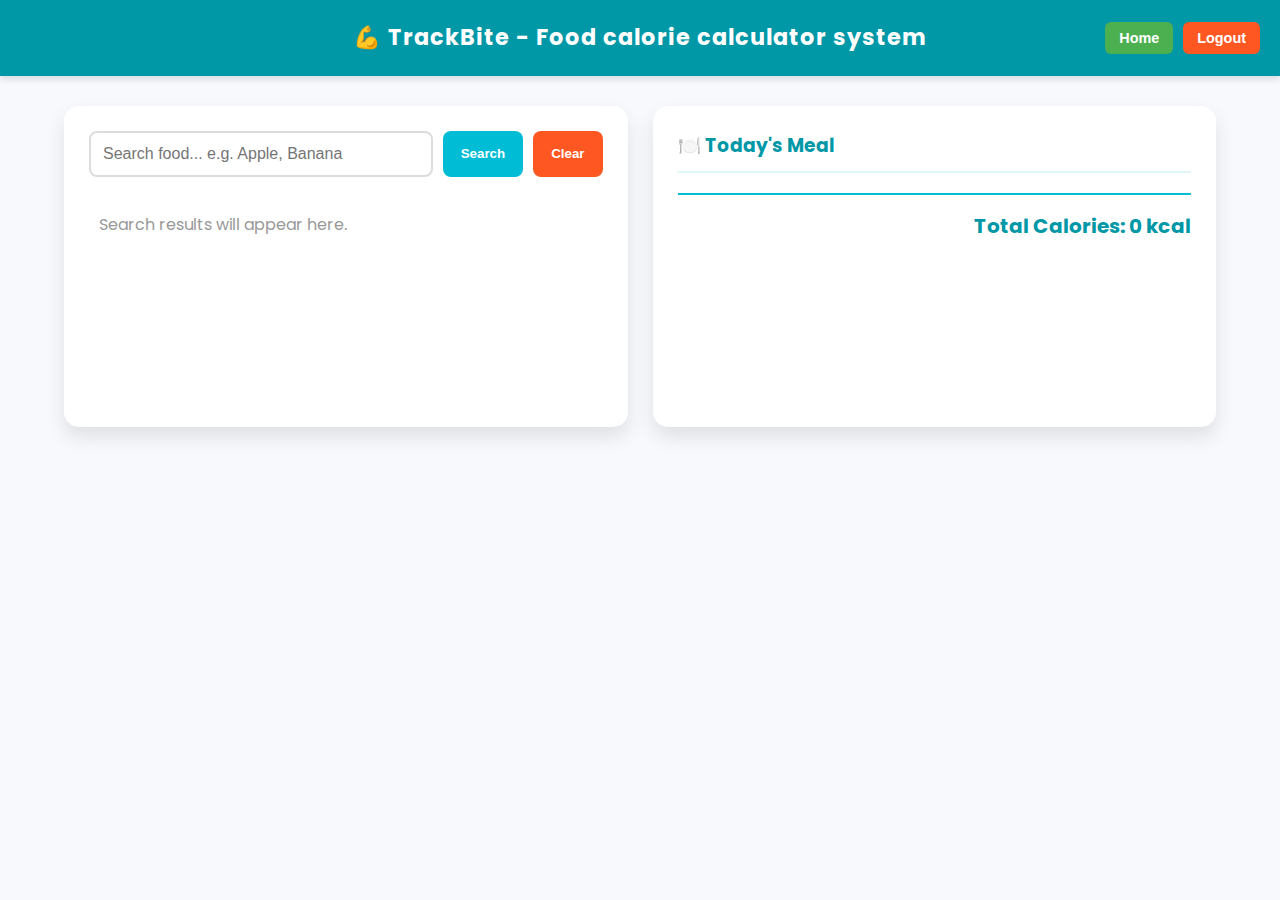
<file: src/main/webapp/after_login.html>
<!DOCTYPE html>
<html lang="en">
<head>
<meta charset="UTF-8" />
<meta name="viewport" content="width=device-width, initial-scale=1.0" />
<title>TrackBite - Food Calorie Calculator System</title>
<link rel="icon" type="image/png" href="output-onlinepngtools (4).png" />
<link href="https://fonts.googleapis.com/css2?family=Poppins:wght@300;400;600;700&display=swap" rel="stylesheet">
<style>
  /* Root Colors */
  :root {
    --primary-color: #00bcd4;
    --primary-dark: #0097a7;
    --background-light: #e0f7fa;
    --background-body: #f7f9fc;
    --text-dark: #333;
    --shadow-light: 0 2px 4px rgba(0,0,0,0.05);
    --shadow-deep: 0 10px 20px rgba(0,0,0,0.1);
  }

  * {
    margin: 0;
    padding: 0;
    box-sizing: border-box;
  }

  body {
    font-family: 'Poppins', sans-serif;
    background: var(--background-body);
    color: var(--text-dark);
    line-height: 1.6;
    min-height: 100vh;
  }

  /* Header */
  header {
    background: var(--primary-dark);
    color: white;
    padding: 20px;
    text-align: center;
    box-shadow: 0 4px 6px rgba(0,0,0,0.1);
    position: relative;
  }
  header h1 {
    font-weight: 700;
    letter-spacing: 1px;
    font-size: 1.4rem;
  }

  /* Header Buttons */
  .header-buttons {
    position: absolute;
    right: 20px;
    top: 50%;
    transform: translateY(-50%);
    display: flex;
    gap: 10px;
  }
  .header-buttons button {
    padding: 8px 14px;
    border: none;
    border-radius: 6px;
    color: white;
    font-weight: 600;
    cursor: pointer;
    font-size: 0.9rem;
    transition: background 0.3s;
  }
  #homeBtn { background: #4caf50; }
  #homeBtn:hover { background: #388e3c; }
  #logoutBtn { background: #ff5722; }
  #logoutBtn:hover { background: #e64a19; }

  /* Layout */
  .container {
    display: flex;
    flex-wrap: wrap;
    gap: 25px;
    width: 90%;
    max-width: 1200px;
    margin: 30px auto;
  }

  .left, .right {
    background: #fff;
    padding: 25px;
    border-radius: 15px;
    flex: 1 1 45%;
    min-width: 300px;
    box-shadow: var(--shadow-deep);
    transition: transform 0.3s ease;
  }

  .left:hover, .right:hover { transform: translateY(-2px); }

  /* Search Bar */
  .search-bar {
    display: flex;
    gap: 10px;
    margin-bottom: 25px;
  }
  .search-bar input {
    flex: 1;
    padding: 12px;
    border-radius: 8px;
    border: 2px solid #ddd;
    font-size: 16px;
    transition: border-color 0.3s, box-shadow 0.3s;
    font-weight: 300;
  }
  .search-bar input:focus {
    border-color: var(--primary-color);
    box-shadow: 0 0 5px rgba(0, 188, 212, 0.5);
    outline: none;
  }
  .search-bar button {
    padding: 12px 18px;
    border-radius: 8px;
    border: none;
    cursor: pointer;
    font-weight: 600;
    transition: background-color 0.3s, transform 0.1s;
  }
  .search-bar button:active { transform: translateY(1px); }
  .search-bar button[type="submit"] {
    background: var(--primary-color);
    color: white;
  }
  .search-bar button[type="submit"]:hover { background: var(--primary-dark); }
  .search-bar button[type="reset"] {
    background: #ff5722;
    color: white;
  }
  .search-bar button[type="reset"]:hover { background: #e64a19; }

  /* Results */
  .results {
    display: flex;
    flex-wrap: wrap;
    gap: 20px;
    min-height: 200px;
  }
  .no-result { color: #999; padding: 10px; text-align: center; }

  .food-card {
    background: var(--background-light);
    padding: 20px;
    border-radius: 10px;
    width: calc(33.33% - 14px);
    min-width: 180px;
    position: relative;
    box-shadow: var(--shadow-light);
    transition: box-shadow 0.3s, transform 0.3s;
  }
  .food-card:hover {
    box-shadow: 0 6px 12px rgba(0, 188, 212, 0.2);
    transform: translateY(-3px);
  }
  .food-card h3 {
    margin: 0 0 10px 0;
    color: var(--primary-dark);
    font-weight: 600;
    font-size: 1.1em;
  }
  .food-card p { font-size: 0.9em; color: #555; margin: 3px 0; }
  .food-card button {
    margin-top: 15px;
    width: 100%;
    padding: 8px;
    border: none;
    border-radius: 6px;
    background: var(--primary-color);
    color: white;
    cursor: pointer;
    font-weight: 600;
    transition: background 0.3s;
  }
  .food-card button:hover { background: var(--primary-dark); }

  /* Selected Foods */
  .right h3 {
    color: var(--primary-dark);
    border-bottom: 2px solid var(--background-light);
    padding-bottom: 10px;
    margin-bottom: 15px;
  }
  .selected-item {
    display: flex;
    justify-content: space-between;
    align-items: center;
    padding: 8px 0;
    border-bottom: 1px dashed #eee;
    font-size: 1em;
    flex-wrap: wrap;
  }
  .selected-item:last-child { border-bottom: none; }

  .qty-input {
    width: 60px;
    margin: 0 8px;
    padding: 3px;
    border: 1px solid #ccc;
    border-radius: 4px;
    text-align: center;
  }

  .remove-btn {
    background: #e57373;
    color: white;
    border: none;
    padding: 4px 8px;
    border-radius: 4px;
    font-size: 0.8em;
    cursor: pointer;
    font-weight: 600;
    transition: background 0.2s;
  }
  .remove-btn:hover { background: #d32f2f; }

  .total-cal {
    margin-top: 20px;
    padding-top: 15px;
    border-top: 2px solid var(--primary-color);
    font-weight: 700;
    font-size: 20px;
    color: var(--primary-dark);
    text-align: right;
  }

  /* ---------- RESPONSIVE DESIGN ---------- */
  @media (max-width: 900px) {
    .food-card {
      width: calc(50% - 10px);
    }
  }

  @media (max-width: 700px) {
    header {
      padding: 15px 10px;
    }
    header h1 {
      font-size: 1.2rem;
    }
    .header-buttons {
      position: static;
      transform: none;
      justify-content: center;
      margin-top: 10px;
    }
    .container {
      flex-direction: column;
      width: 95%;
    }
    .left, .right {
      flex: 1 1 100%;
      padding: 20px;
    }
    .food-card {
      width: 100%;
    }
    .search-bar {
      flex-direction: column;
    }
    .search-bar button {
      width: 100%;
    }
    .total-cal {
      text-align: left;
      font-size: 18px;
    }
  }

  @media (max-width: 450px) {
    .qty-input {
      width: 50px;
    }
    .header-buttons button {
      font-size: 0.8rem;
      padding: 6px 10px;
    }
  }
</style>
</head>
<body>

<header>
  <h1>💪 TrackBite - Food calorie calculator system</h1>
  <div class="header-buttons">
    <button id="homeBtn">Home</button>
    <button id="logoutBtn">Logout</button>
  </div>
</header>

<div class="container">
  <div class="left">
    <form id="searchForm" class="search-bar">
      <input type="text" name="query" id="query" placeholder="Search food... e.g. Apple, Banana" required>
      <button type="submit">Search</button>
      <button type="reset">Clear</button>
    </form>

    <div class="results" id="results">
      <p class="no-result">Search results will appear here.</p>
    </div>
  </div>

  <div class="right selected-foods">
    <h3>🍽️ Today's Meal</h3>
    <div id="selectedList"></div>
    <div class="total-cal">Total Calories: <span id="totalCal">0</span> kcal</div>
  </div>
</div>

<script>
  const searchForm = document.getElementById('searchForm');
  const resultsDiv = document.getElementById('results');
  const selectedList = document.getElementById('selectedList');
  const totalCalSpan = document.getElementById('totalCal');
  let totalCalories = 0;

  function recalcTotal() {
    let sum = 0;
    document.querySelectorAll('.selected-item').forEach(item => {
      const cal = parseInt(item.getAttribute('data-calories'));
      const qty = parseInt(item.querySelector('.qty-input').value) || 1;
      sum += cal * qty;
    });
    totalCalories = sum;
    totalCalSpan.textContent = totalCalories;
  }

  function handleRemove(event) {
    const item = event.currentTarget.closest('.selected-item');
    item.remove(); 
    recalcTotal();
  }

  function handleAddButtonClick() {
    const name = this.getAttribute('data-name');
    const cal = parseInt(this.getAttribute('data-calories'));
    
    const div = document.createElement('div');
    div.classList.add('selected-item');
    div.setAttribute('data-calories', cal); 
    
    const span = document.createElement('span');
    span.textContent = `${name} - ${cal} kcal each`;

    const qtyInput = document.createElement('input');
    qtyInput.type = 'number';
    qtyInput.min = 1;
    qtyInput.value = 1;
    qtyInput.classList.add('qty-input');
    qtyInput.addEventListener('input', recalcTotal);

    const removeBtn = document.createElement('button');
    removeBtn.classList.add('remove-btn');
    removeBtn.textContent = 'Remove';
    removeBtn.addEventListener('click', handleRemove);

    div.appendChild(span);
    div.appendChild(qtyInput);
    div.appendChild(removeBtn);
    
    selectedList.appendChild(div);
    recalcTotal();
  }

  searchForm.addEventListener('submit', function(e) {
    e.preventDefault();
    const query = document.getElementById('query').value;
    resultsDiv.innerHTML = "<p style='text-align:center;'>Loading results...</p>";

    fetch(`searching?query=${encodeURIComponent(query)}`)
      .then(response => {
        if (!response.ok) throw new Error('Network response was not ok');
        return response.text();
      })
      .then(data => {
        resultsDiv.innerHTML = data;
        document.querySelectorAll('.food-card button').forEach(btn => {
          btn.addEventListener('click', handleAddButtonClick);
        });
      })
      .catch(err => {
        resultsDiv.innerHTML = "<p class='no-result' style='color:#f44336;'>🚨 Error fetching results.</p>";
        console.error(err);
      });
  });

  searchForm.addEventListener('reset', function() {
    resultsDiv.innerHTML = "<p class='no-result'>Search results will appear here.</p>";
    selectedList.innerHTML = "";
    totalCalories = 0;
    totalCalSpan.textContent = totalCalories;
  });

  document.getElementById('homeBtn').addEventListener('click', function() {
    window.location.href = 'index.html';
  });
  document.getElementById('logoutBtn').addEventListener('click', function() {
    window.location.href = 'login_register.html';
  });
</script>

</body>
</html>
</file>
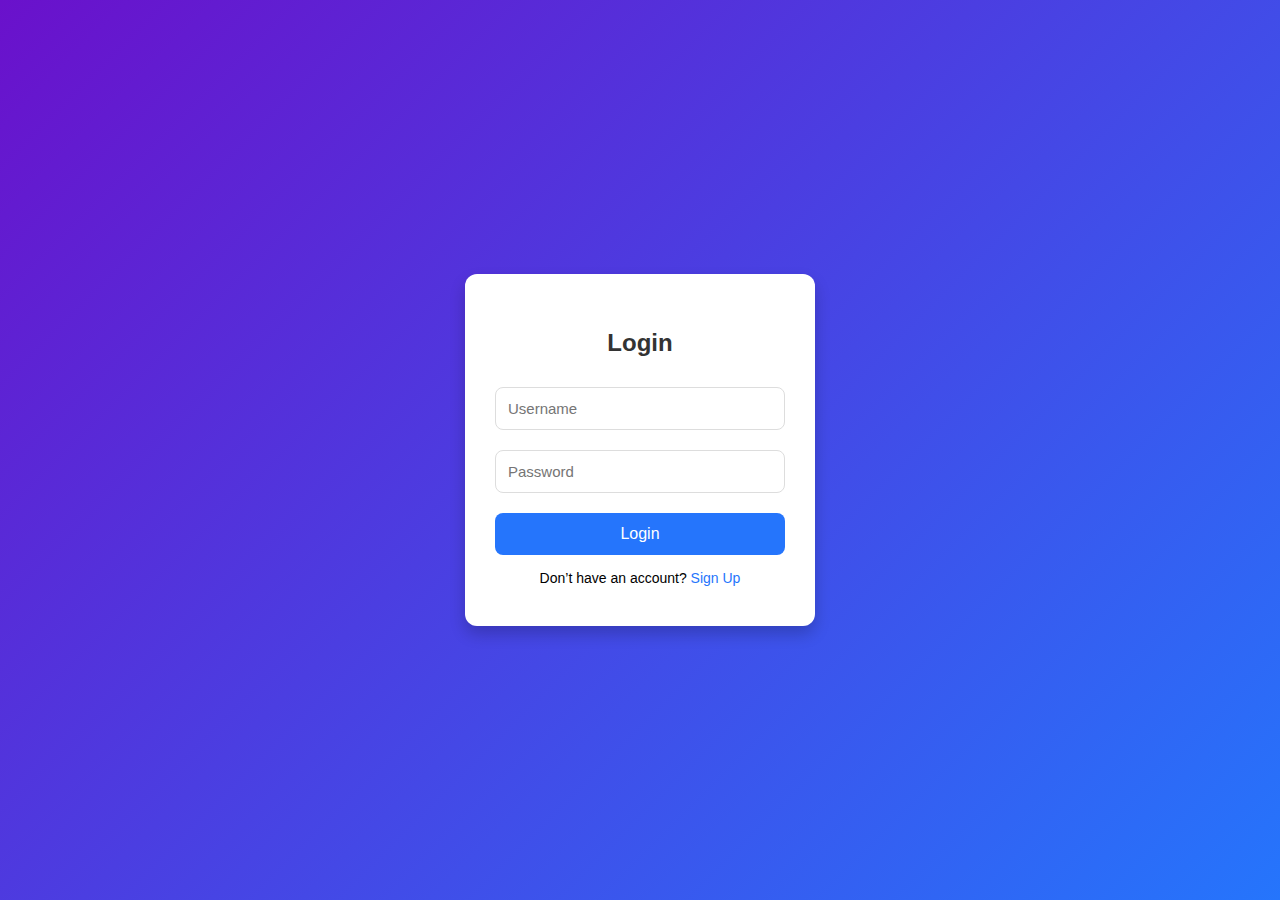
<file: src/main/webapp/login_register.html>
<!DOCTYPE html>
<html lang="en">
<head>
<meta charset="UTF-8">
<meta name="viewport" content="width=device-width, initial-scale=1.0">
<title>TrackBite - Login & Register</title>
<link rel="icon" type="image/png" href="output-onlinepngtools (4).png" />
<style>
* {
	margin: 0;
	padding: 0;
	box-sizing: border-box;
	font-family: Arial, sans-serif;
}

body {
	height: 100vh;
	display: flex;
	justify-content: center;
	align-items: center;
	background: linear-gradient(135deg, #6a11cb 0%, #2575fc 100%);
}

.container {
	background: #fff;
	padding: 40px 30px;
	border-radius: 12px;
	box-shadow: 0px 8px 16px rgba(0, 0, 0, 0.2);
	width: 350px;
	text-align: center;
}

h2 {
	margin-bottom: 20px;
	color: #333;
}

input {
	width: 100%;
	padding: 12px;
	margin: 10px 0;
	border: 1px solid #ddd;
	border-radius: 8px;
	outline: none;
	font-size: 15px;
	transition: border-color 0.3s;
}

input:focus {
	border-color: #2575fc;
}

button {
	width: 100%;
	padding: 12px;
	background: #2575fc;
	border: none;
	border-radius: 8px;
	color: white;
	font-size: 16px;
	cursor: pointer;
	margin-top: 10px;
	transition: background 0.3s;
}

button:hover {
	background: #1b5dd1;
}

p {
	margin-top: 15px;
	font-size: 14px;
}

a {
	color: #2575fc;
	text-decoration: none;
	cursor: pointer;
}

a:hover {
	text-decoration: underline;
}

.message {
	margin-bottom: 15px;
	font-size: 14px;
}
</style>
</head>
<body>
	<div class="container">

		<div id="message" class="message"></div>

		<!-- Login Form -->
		<div id="loginForm">
			<h2>Login</h2>
			<form action="login" method="post">
				<input type="text" name="username" placeholder="Username" required>
				<input type="password" name="password" placeholder="Password"
					required>
				<button type="submit">Login</button>
			</form>
			<p>Don’t have an account? <a href="register.html">Sign Up</a></p>

		</div>

		<!-- Registration Form -->
		<div id="registerForm" style="display: none;">
			<h2>Register</h2>
			<form action="register" method="post">
				<input type="text" name="username" placeholder="Username" required>
				<input type="password" name="password" placeholder="Password"
					required>
				<button type="submit">Register</button>
			</form>
			<p>
				Already have an account? <a onclick="showLogin()">Login</a>
			</p>
		</div>
	</div>

	<script>
    function showRegister(){
      document.getElementById('loginForm').style.display='none';
      document.getElementById('registerForm').style.display='block';
      document.getElementById('message').innerText = '';
    }
    function showLogin(){
      document.getElementById('registerForm').style.display='none';
      document.getElementById('loginForm').style.display='block';
      document.getElementById('message').innerText = '';
    }

    const params = new URLSearchParams(window.location.search);
    const msg = params.get('msg');
    if(msg){
      const messageDiv = document.getElementById('message');
      messageDiv.innerText = decodeURIComponent(msg);
      if(msg.toLowerCase().includes('failed') || msg.toLowerCase().includes('invalid') || msg.toLowerCase().includes('error')){
        messageDiv.style.color = 'red';
      } else {
        messageDiv.style.color = 'green';
      }
    }
  </script>
</body>
</html>
</file>
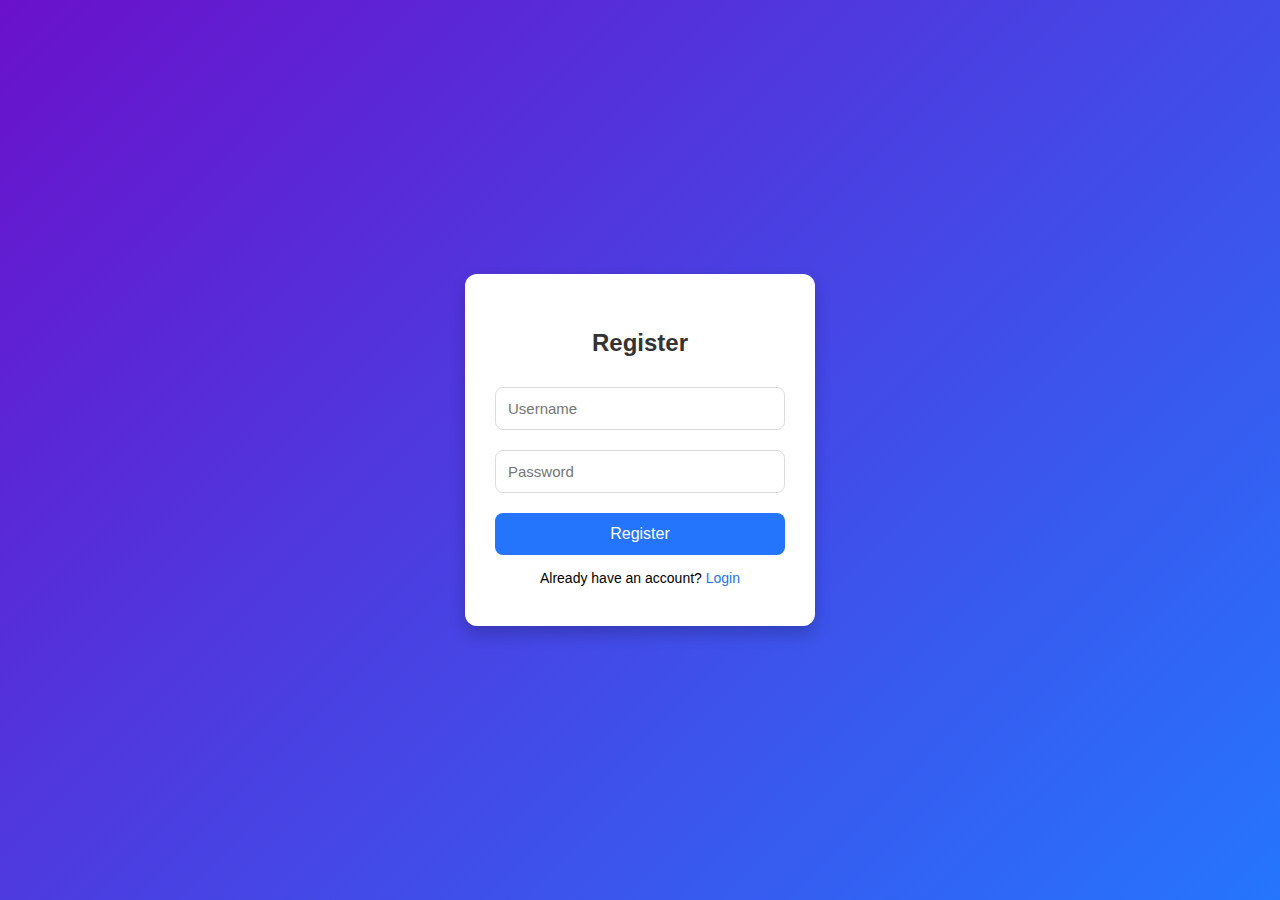
<file: src/main/webapp/register.html>
<!DOCTYPE html>
<html lang="en">
<head>
<meta charset="UTF-8">
<meta name="viewport" content="width=device-width, initial-scale=1.0">
<title>OK Health - Register</title>
<style>
* {
	margin: 0;
	padding: 0;
	box-sizing: border-box;
	font-family: Arial, sans-serif;
}

body {
	height: 100vh;
	display: flex;
	justify-content: center;
	align-items: center;
	background: linear-gradient(135deg, #6a11cb 0%, #2575fc 100%);
}

.container {
	background: #fff;
	padding: 40px 30px;
	border-radius: 12px;
	box-shadow: 0px 8px 16px rgba(0, 0, 0, 0.2);
	width: 350px;
	text-align: center;
}

h2 {
	margin-bottom: 20px;
	color: #333;
}

input {
	width: 100%;
	padding: 12px;
	margin: 10px 0;
	border: 1px solid #ddd;
	border-radius: 8px;
	outline: none;
	font-size: 15px;
	transition: border-color 0.3s;
}

input:focus {
	border-color: #2575fc;
}

button {
	width: 100%;
	padding: 12px;
	background: #2575fc;
	border: none;
	border-radius: 8px;
	color: white;
	font-size: 16px;
	cursor: pointer;
	margin-top: 10px;
	transition: background 0.3s;
}

button:hover {
	background: #1b5dd1;
}

p {
	margin-top: 15px;
	font-size: 14px;
}

a {
	color: #2575fc;
	text-decoration: none;
	cursor: pointer;
}

a:hover {
	text-decoration: underline;
}

.message {
	margin-bottom: 15px;
	font-size: 14px;
}
</style>
</head>
<body>
	<div class="container">
		<div id="message" class="message"></div>

		<h2>Register</h2>
		<form action="register" method="post">
			<input type="text" name="username" placeholder="Username" required>
			<input type="password" name="password" placeholder="Password" required>
			<button type="submit">Register</button>
		</form>
		<p>
			Already have an account? <a href="login_register.html">Login</a>
		</p>
	</div>

	<script>
	// Optional message display via query params
	const params = new URLSearchParams(window.location.search);
	const msg = params.get('msg');
	if (msg) {
		const messageDiv = document.getElementById('message');
		messageDiv.innerText = decodeURIComponent(msg);
		messageDiv.style.color = msg.toLowerCase().includes('error') || msg.toLowerCase().includes('failed')
			? 'red'
			: 'green';
	}
	</script>
</body>
</html>
</file>
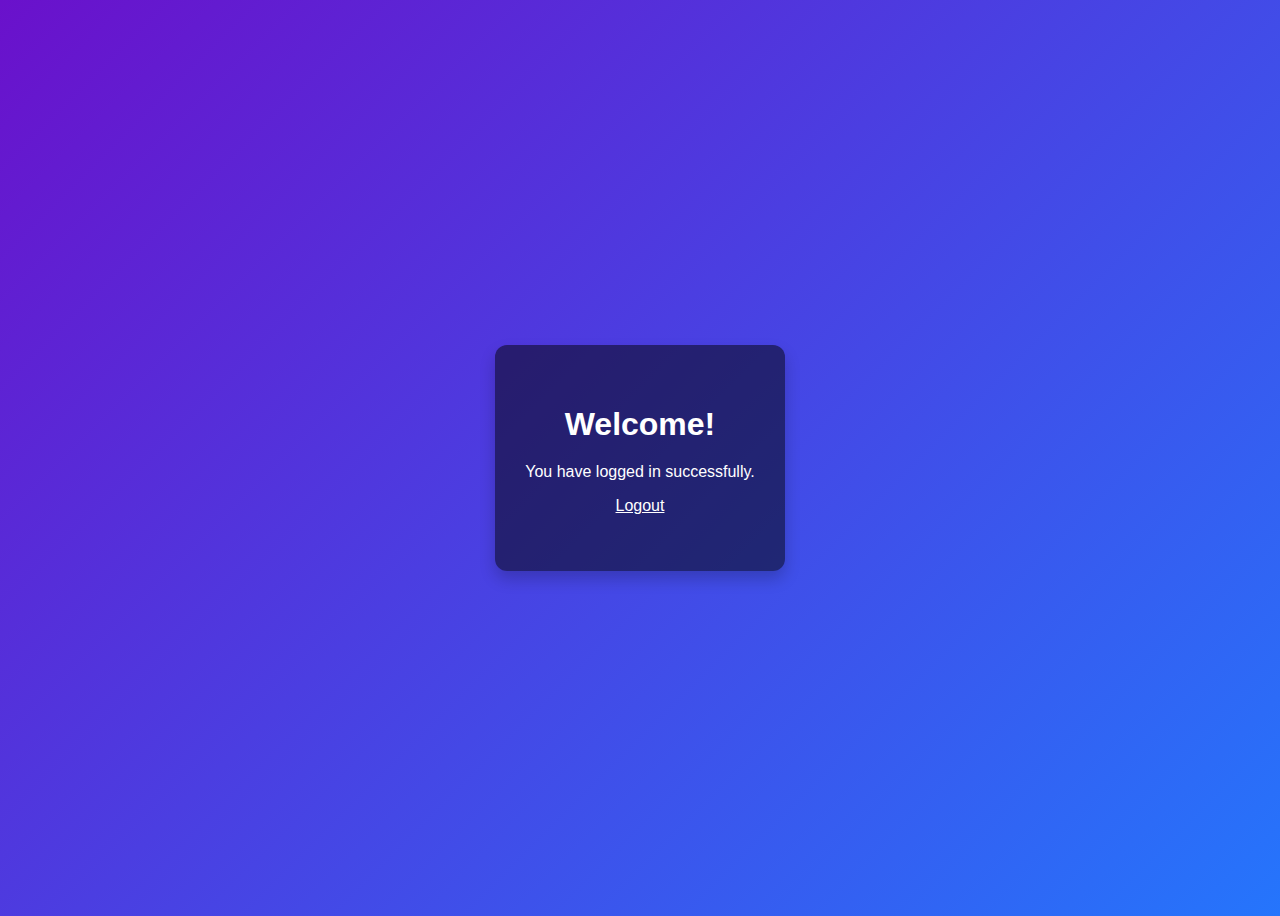
<file: src/main/webapp/welcome.html>
<!DOCTYPE html>
<html lang="en">
<head>
  <meta charset="UTF-8">
  <meta name="viewport" content="width=device-width, initial-scale=1.0">
  <title>Welcome Page</title>
  <style>
    body {
      font-family: Arial, sans-serif;
      display: flex;
      justify-content: center;
      align-items: center;
      height: 100vh;
      background: linear-gradient(135deg,#6a11cb 0%,#2575fc 100%);
      color: white;
      text-align: center;
    }
    .container {
      background: rgba(0,0,0,0.5);
      padding: 40px 30px;
      border-radius: 12px;
      box-shadow: 0px 8px 16px rgba(0,0,0,0.2);
    }
    h1 { margin-bottom: 20px; }
    a { color: #fff; text-decoration: underline; cursor: pointer; }
    a:hover { color: #ffd700; }
  </style>
</head>
<body>
  <div class="container">
    <h1>Welcome!</h1>
    <p id="userGreeting">You have logged in successfully.</p>
    <p><a href="login_register.html">Logout</a></p>
  </div>

  <script>
    // Get the username from query parameter
    const params = new URLSearchParams(window.location.search);
    const user = params.get('user');

    if(user){
      const greeting = document.getElementById('userGreeting');
      greeting.innerText = `Hello, ${user}! You have logged in successfully.`;
    }
  </script>
</body>
</html>
</file>
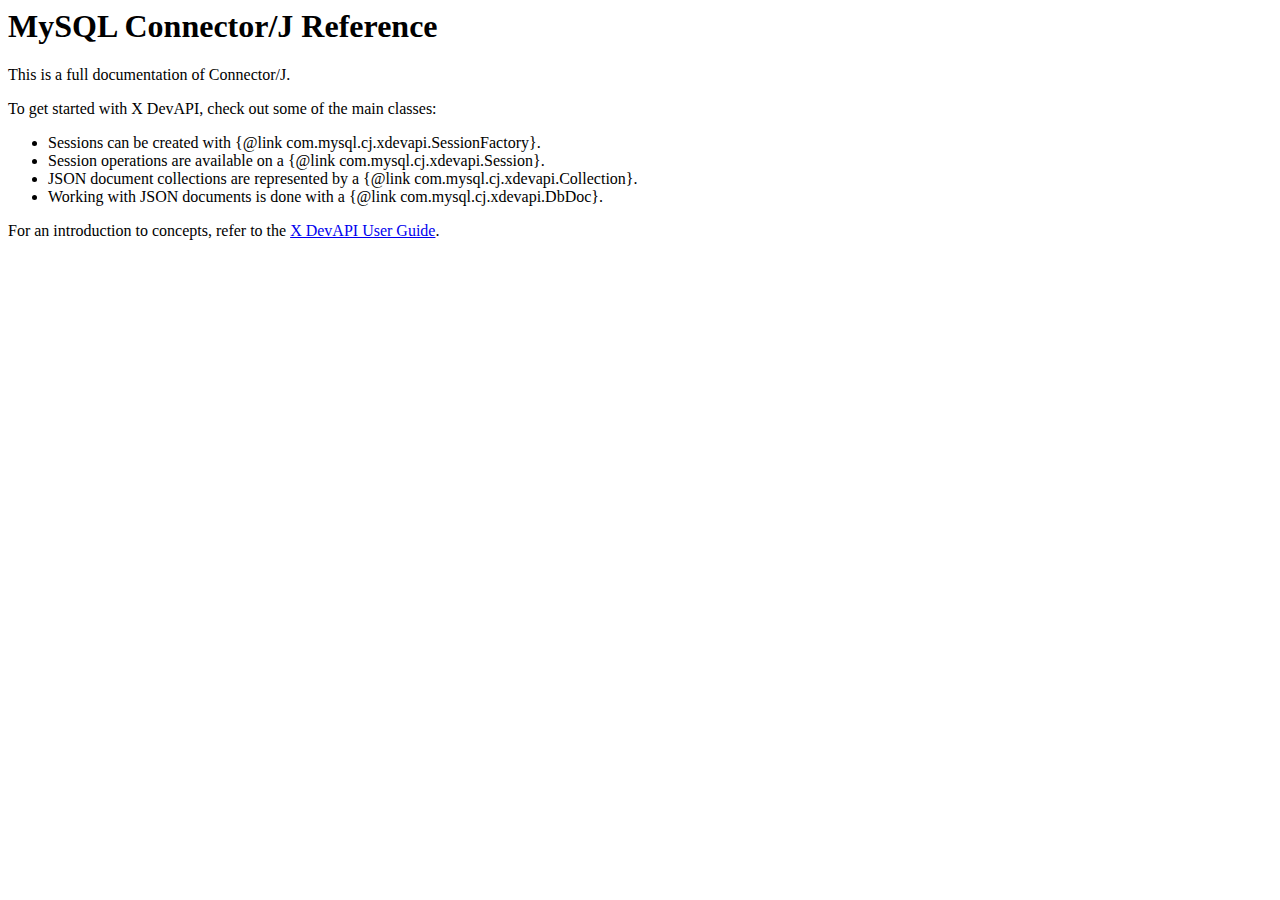
<file: src/main/webapp/WEB-INF/lib/mysql-connector-j-9.5.0/src/main/doc/connector-j-overview.html>
<body>
  <h1>MySQL Connector/J Reference</h1>

  <p>This is a full documentation of Connector/J.</p>

  <p>To get started with X DevAPI, check out some of the main classes:</p>

  <ul>
    <li>Sessions can be created with {@link com.mysql.cj.xdevapi.SessionFactory}.</li>
    <li>Session operations are available on a {@link com.mysql.cj.xdevapi.Session}.</li>
    <li>JSON document collections are represented by a {@link com.mysql.cj.xdevapi.Collection}.</li>
    <li>Working with JSON documents is done with a {@link com.mysql.cj.xdevapi.DbDoc}.</li>
  </ul>

  <p>For an introduction to concepts, refer to the <a href="http://dev.mysql.com/doc/x-devapi-userguide/en/index.html" target="_blank">X DevAPI User
      Guide</a>.</p>
</body>
</file>
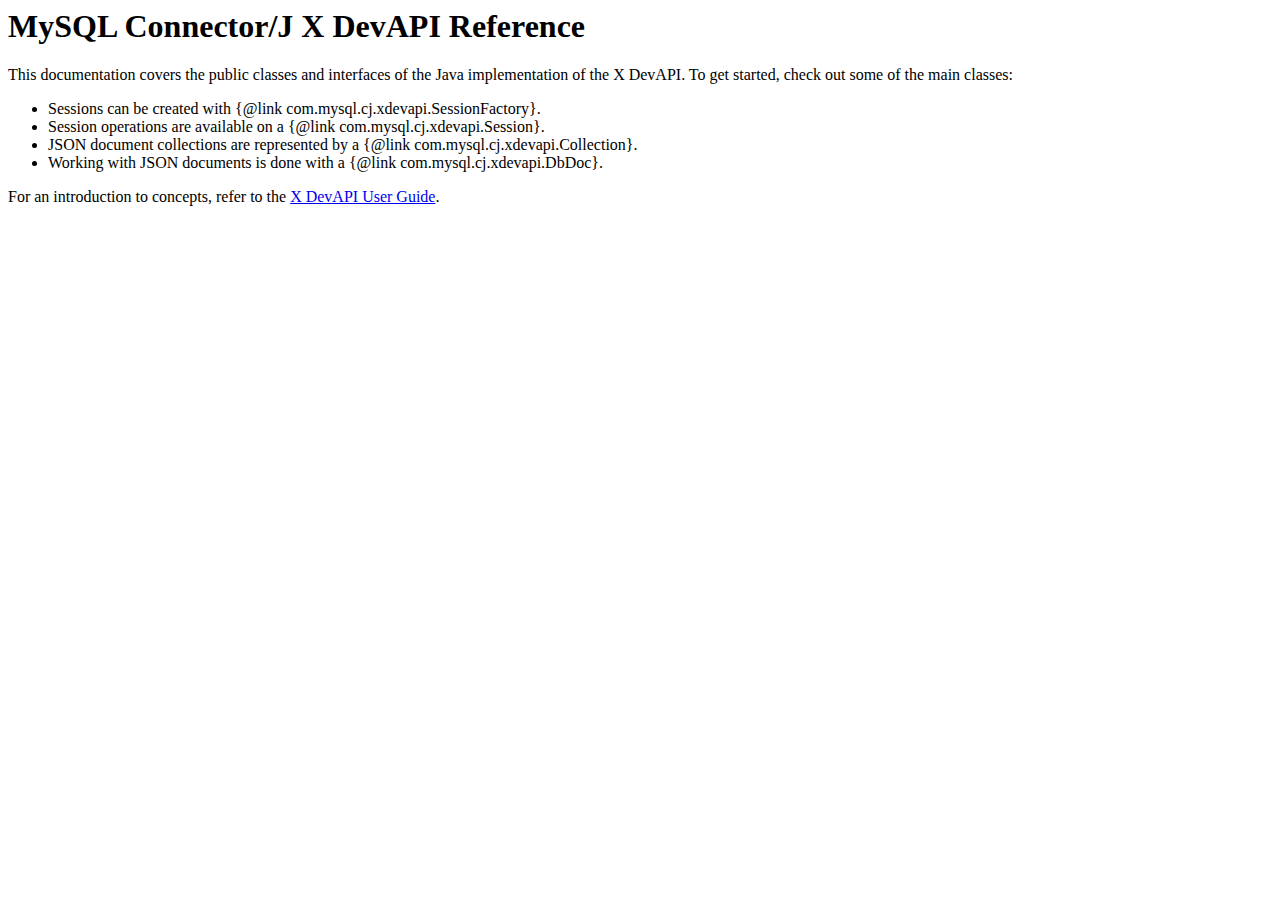
<file: src/main/webapp/WEB-INF/lib/mysql-connector-j-9.5.0/src/main/doc/mysqlx-overview.html>
<body>
  <h1>MySQL Connector/J X DevAPI Reference</h1>

  <p>This documentation covers the public classes and interfaces of the Java implementation of the X DevAPI. To get started, check out some of the main
      classes:</p>

  <ul>
    <li>Sessions can be created with {@link com.mysql.cj.xdevapi.SessionFactory}.</li>
    <li>Session operations are available on a {@link com.mysql.cj.xdevapi.Session}.</li>
    <li>JSON document collections are represented by a {@link com.mysql.cj.xdevapi.Collection}.</li>
    <li>Working with JSON documents is done with a {@link com.mysql.cj.xdevapi.DbDoc}.</li>
  </ul>

  <p>For an introduction to concepts, refer to the <a href="http://dev.mysql.com/doc/x-devapi-userguide/en/index.html" target="_blank">X DevAPI User
      Guide</a>.</p>
</body>
</file>
